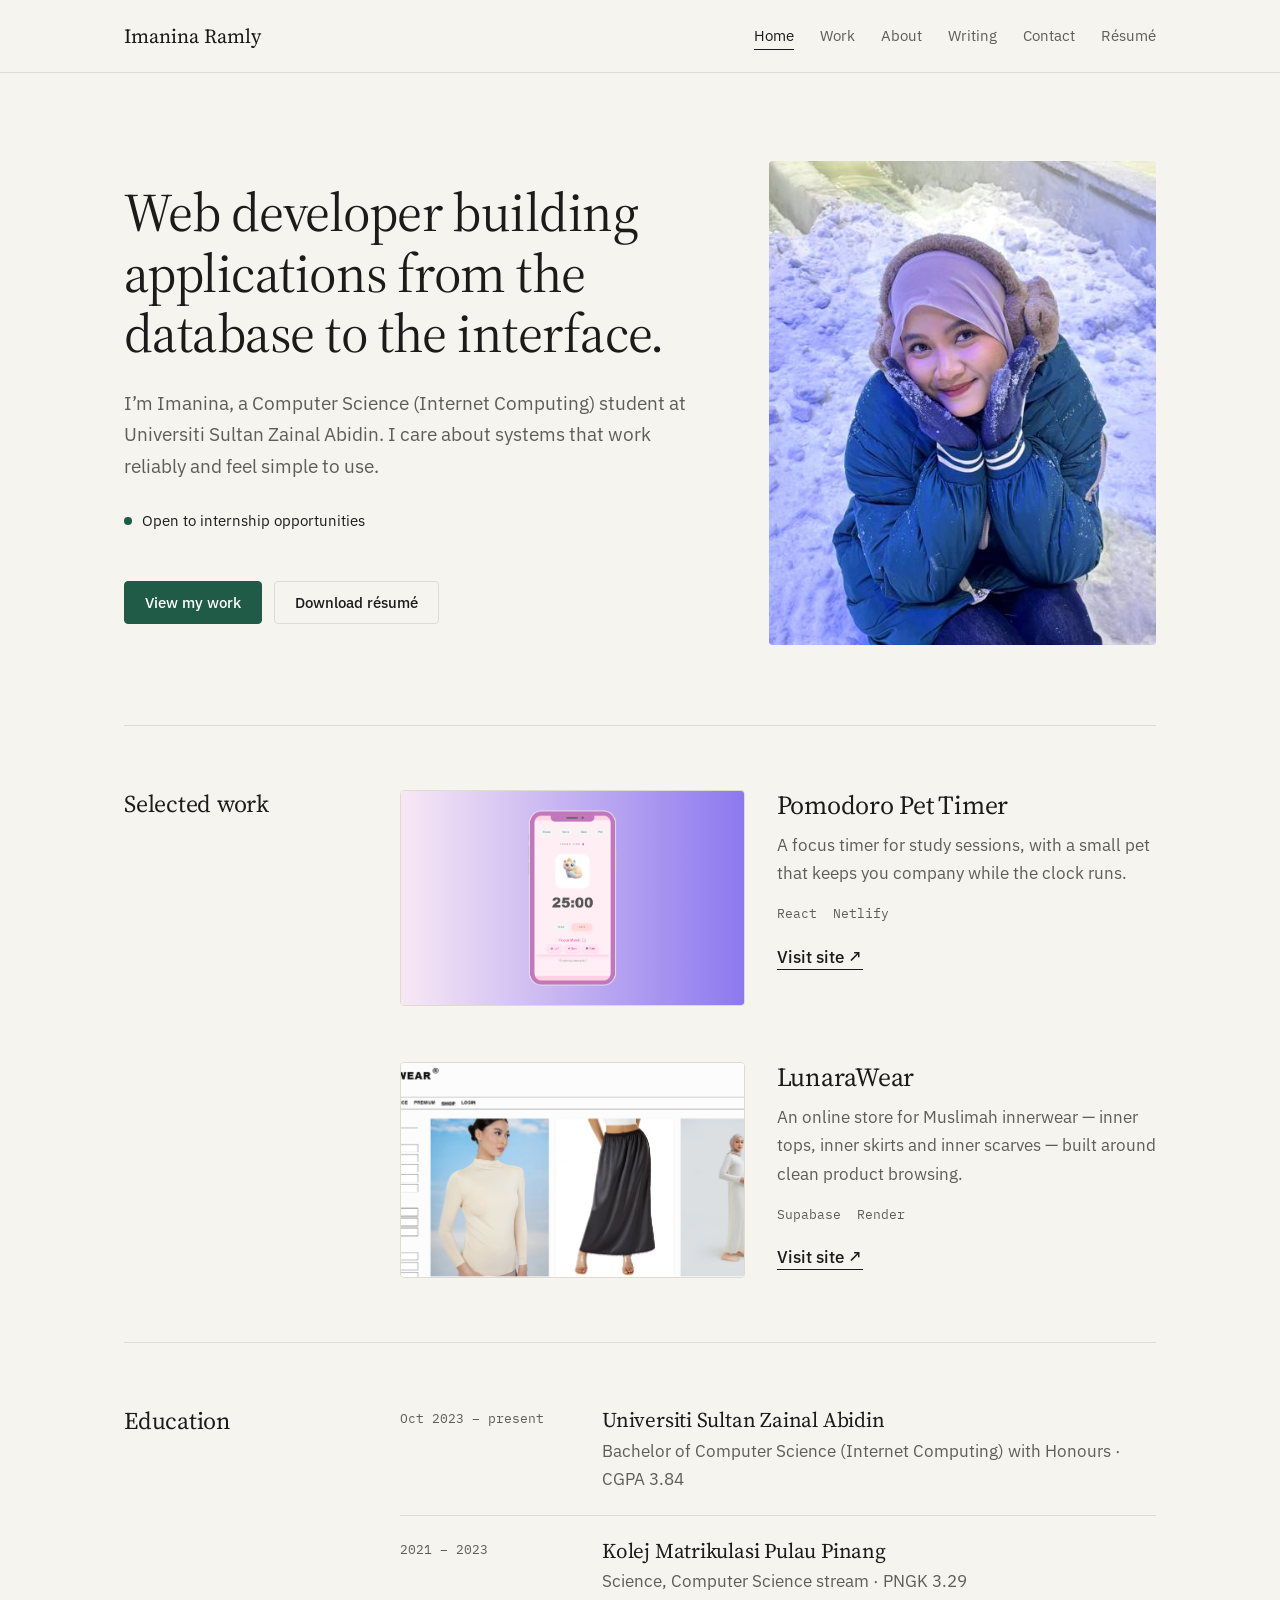
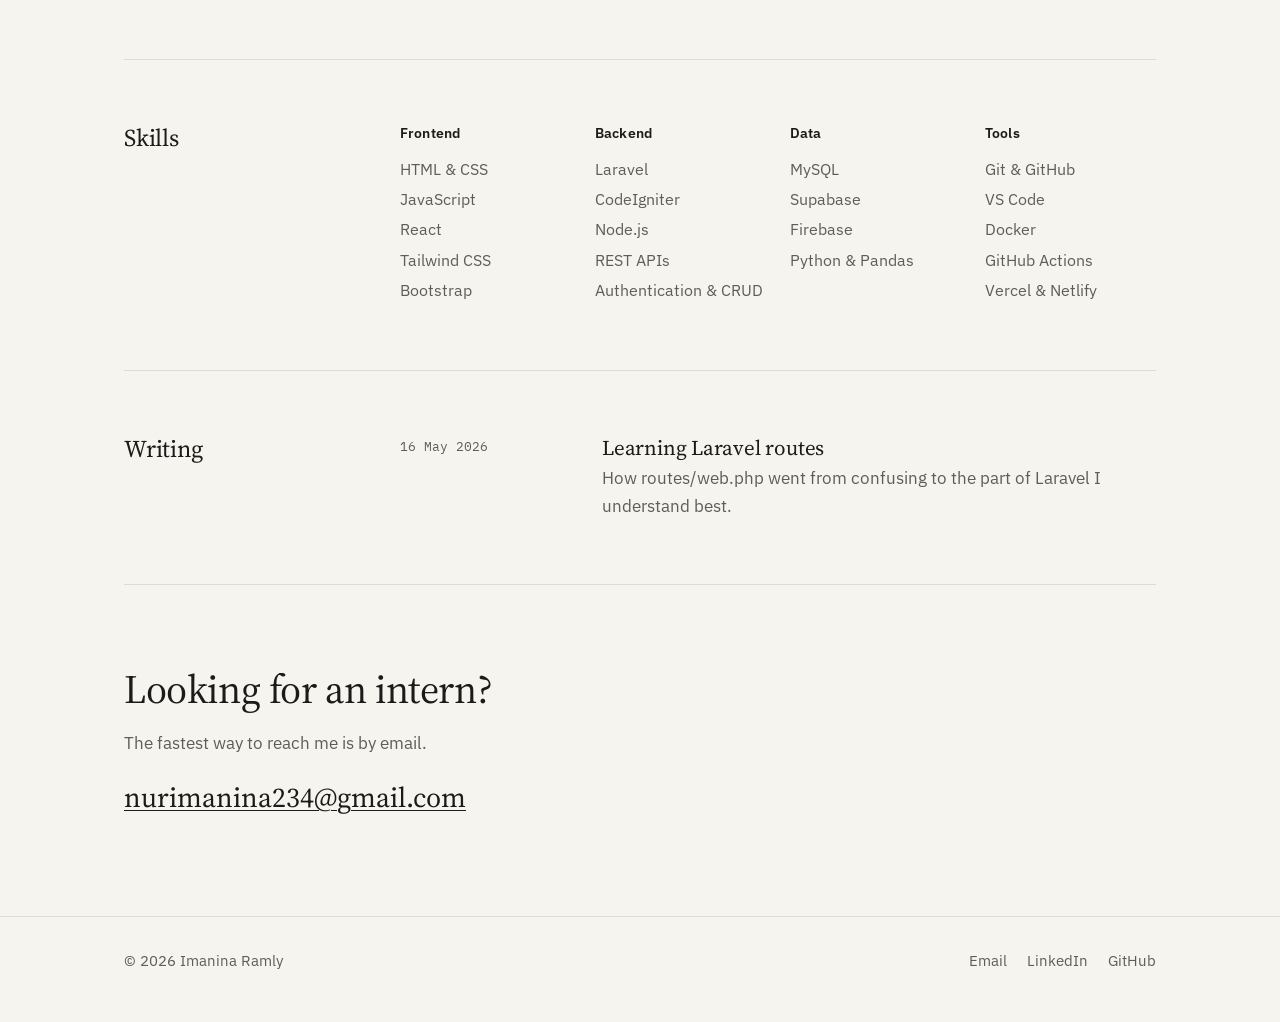
<file: index.html>
<!DOCTYPE html>
<html lang="en">
<head>
<meta charset="utf-8"/>
<meta name="viewport" content="width=device-width, initial-scale=1"/>
<title>Imanina Ramly — Web Developer</title>
<meta name="description" content="Imanina Ramly is a Computer Science (Internet Computing) student at UniSZA who builds web applications end to end."/>
<link rel="preconnect" href="https://fonts.googleapis.com"/>
<link rel="preconnect" href="https://fonts.gstatic.com" crossorigin/>
<link href="https://fonts.googleapis.com/css2?family=IBM+Plex+Mono&family=IBM+Plex+Sans:wght@400;500;600&family=Source+Serif+4:opsz,wght@8..60,400;8..60,600&display=swap" rel="stylesheet"/>
<link rel="stylesheet" href="assets/site.css"/>
</head>
<body>
<a class="skip" href="#main">Skip to content</a>
<header class="site-header">
  <div class="wrap">
    <a class="brand" href="index.html">Imanina Ramly</a>
    <nav class="nav" aria-label="Main"><a href="index.html" aria-current="page">Home</a><a href="projects.html">Work</a><a href="about.html">About</a><a href="blog.html">Writing</a><a href="contact.html">Contact</a><a href="assets/NUR%20IMANINA%20RESUME.pdf" download="NUR_IMANINA_RESUME.pdf">Résumé</a></nav>
  </div>
</header>
<main id="main">
  <div class="wrap">
    <section class="hero" aria-labelledby="intro">
      <div>
        <h1 id="intro">Web developer building applications from the database to the interface.</h1>
        <p class="lead">I’m Imanina, a Computer Science (Internet Computing) student at Universiti Sultan Zainal Abidin. I care about systems that work reliably and feel simple to use.</p>
        <p class="status">Open to internship opportunities</p>
        <div class="actions">
          <a class="btn" href="projects.html">View my work</a>
          <a class="btn ghost" href="assets/NUR%20IMANINA%20RESUME.pdf" download="NUR_IMANINA_RESUME.pdf">Download résumé</a>
        </div>
      </div>
      <figure class="portrait"><img src="assets/img1.jpeg" alt="Portrait of Imanina Ramly" width="810" height="1080"/></figure>
    </section>

    <section class="section split" aria-labelledby="work">
      <h2 id="work">Selected work</h2>
      <div class="work">
      <article class="work-item">
        <a class="shot" href="https://pomodoro-pet-timer.netlify.app" rel="noopener noreferrer" tabindex="-1" aria-hidden="true"><img src="assets/project1cover.png" alt="" loading="lazy" width="1200" height="750"/></a>
        <div>
          <h3>Pomodoro Pet Timer</h3>
          <p>A focus timer for study sessions, with a small pet that keeps you company while the clock runs.</p>
          <ul class="meta" aria-label="Built with"><li>React</li><li>Netlify</li></ul>
          <a class="link" href="https://pomodoro-pet-timer.netlify.app" rel="noopener noreferrer">Visit site ↗</a>
        </div>
      </article>
      <article class="work-item">
        <a class="shot" href="https://lunarawear.onrender.com" rel="noopener noreferrer" tabindex="-1" aria-hidden="true"><img src="assets/project2cover.png" alt="" loading="lazy" width="1200" height="750"/></a>
        <div>
          <h3>LunaraWear</h3>
          <p>An online store for Muslimah innerwear — inner tops, inner skirts and inner scarves — built around clean product browsing.</p>
          <ul class="meta" aria-label="Built with"><li>Supabase</li><li>Render</li></ul>
          <a class="link" href="https://lunarawear.onrender.com" rel="noopener noreferrer">Visit site ↗</a>
        </div>
      </article>
      </div>
    </section>

    <section class="section split" aria-labelledby="edu">
      <h2 id="edu">Education</h2>
      <div class="rows">
        <div class="row">
          <p class="when">Oct 2023 – present</p>
          <div>
            <h3>Universiti Sultan Zainal Abidin</h3>
            <p>Bachelor of Computer Science (Internet Computing) with Honours · CGPA 3.84</p>
          </div>
        </div>
        <div class="row">
          <p class="when">2021 – 2023</p>
          <div>
            <h3>Kolej Matrikulasi Pulau Pinang</h3>
            <p>Science, Computer Science stream · PNGK 3.29</p>
          </div>
        </div>
      </div>
    </section>

    <section class="section split" aria-labelledby="skills">
      <h2 id="skills">Skills</h2>
      <div class="skills">
        <div><h3>Frontend</h3><ul><li>HTML &amp; CSS</li><li>JavaScript</li><li>React</li><li>Tailwind CSS</li><li>Bootstrap</li></ul></div>
        <div><h3>Backend</h3><ul><li>Laravel</li><li>CodeIgniter</li><li>Node.js</li><li>REST APIs</li><li>Authentication &amp; CRUD</li></ul></div>
        <div><h3>Data</h3><ul><li>MySQL</li><li>Supabase</li><li>Firebase</li><li>Python &amp; Pandas</li></ul></div>
        <div><h3>Tools</h3><ul><li>Git &amp; GitHub</li><li>VS Code</li><li>Docker</li><li>GitHub Actions</li><li>Vercel &amp; Netlify</li></ul></div>
      </div>
    </section>

    <section class="section split" aria-labelledby="writing">
      <h2 id="writing">Writing</h2>
      <div class="rows">
        <a class="row title" href="blog-laravel-routes.html">
          <p class="when">16 May 2026</p>
          <div><h3>Learning Laravel routes</h3><p>How routes/web.php went from confusing to the part of Laravel I understand best.</p></div>
        </a>
      </div>
    </section>

    <section class="cta" aria-labelledby="hire">
      <h2 id="hire">Looking for an intern?</h2>
      <p class="muted">The fastest way to reach me is by email.</p>
      <a class="email" href="mailto:nurimanina234@gmail.com">nurimanina234@gmail.com</a>
    </section>
  </div>
</main>
<footer class="site-footer">
  <div class="wrap">
    <span>© 2026 Imanina Ramly</span>
    <nav aria-label="Elsewhere">
      <a href="mailto:nurimanina234@gmail.com">Email</a>
      <a href="https://www.linkedin.com/in/imaninaramly" rel="noopener noreferrer">LinkedIn</a>
      <a href="https://github.com/imaninaramly" rel="noopener noreferrer">GitHub</a>
    </nav>
  </div>
</footer>
</body>
</html>
</file>
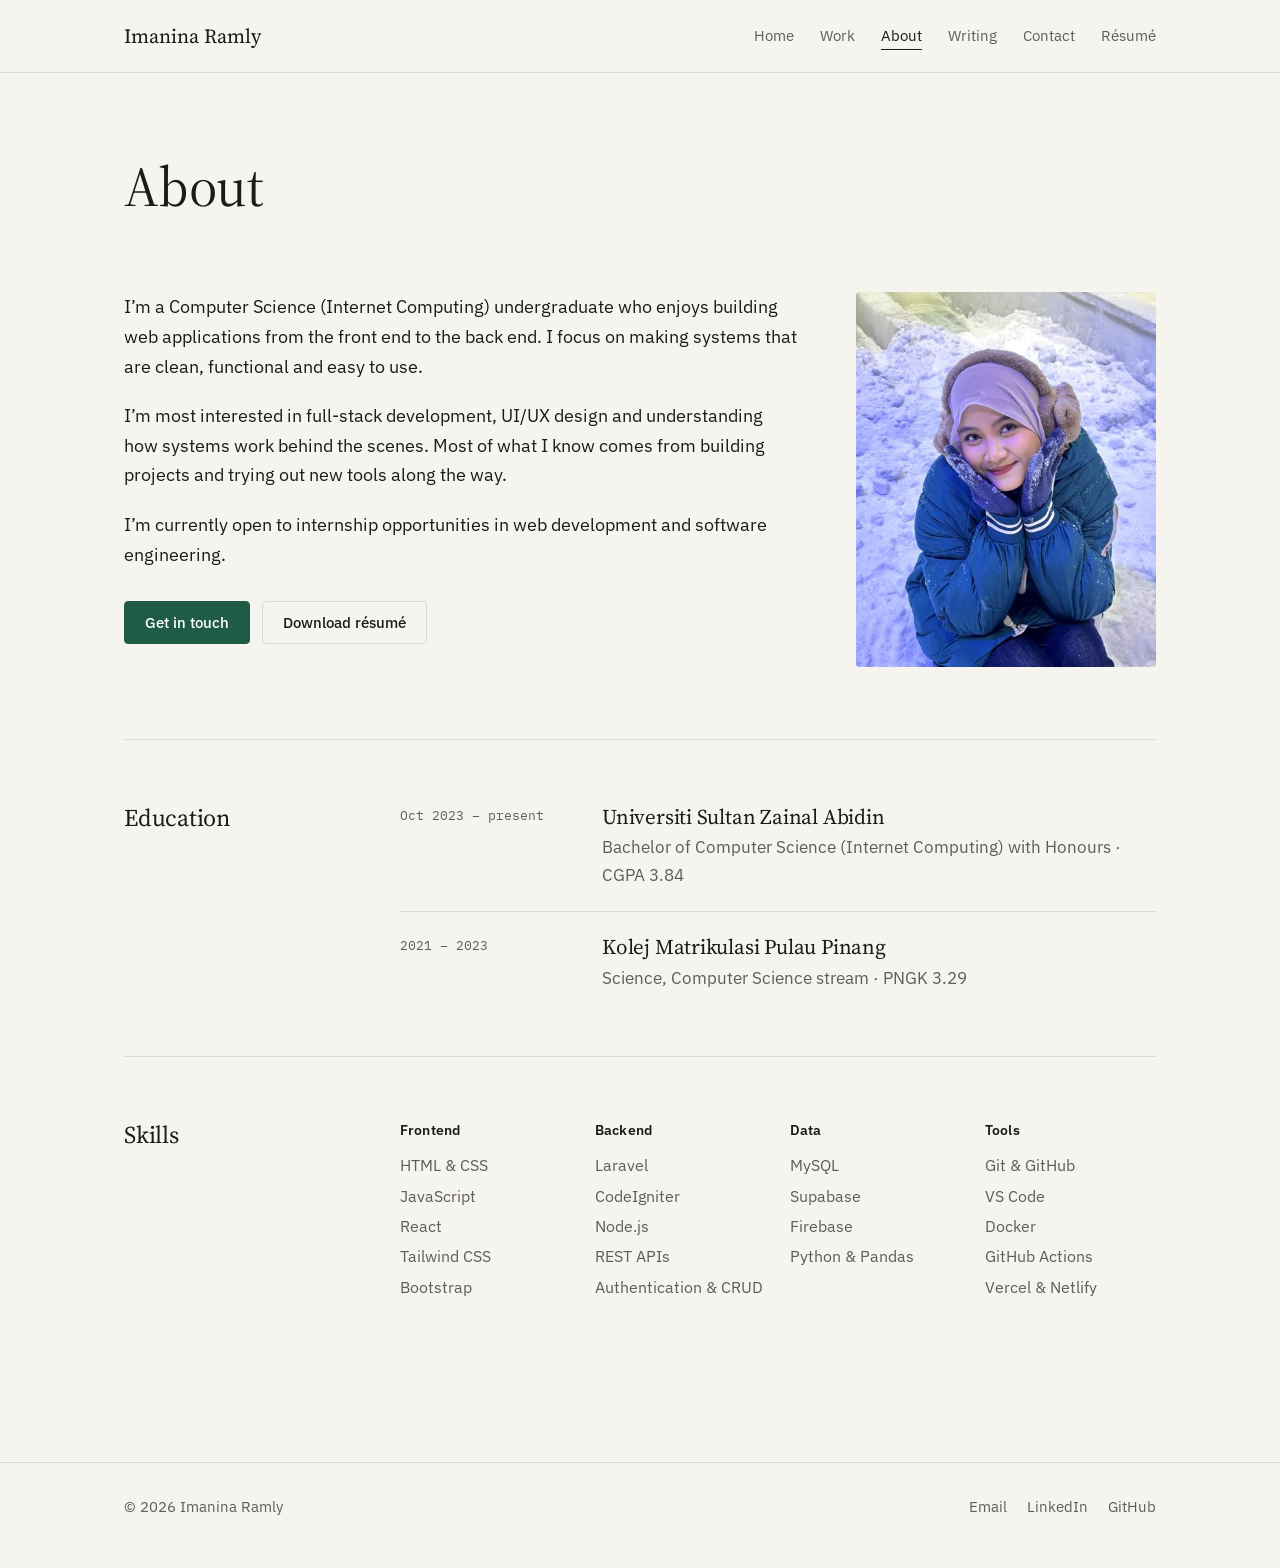
<file: about.html>
<!DOCTYPE html>
<html lang="en">
<head>
<meta charset="utf-8"/>
<meta name="viewport" content="width=device-width, initial-scale=1"/>
<title>About — Imanina Ramly</title>
<meta name="description" content="About Imanina Ramly: background, education and skills."/>
<link rel="preconnect" href="https://fonts.googleapis.com"/>
<link rel="preconnect" href="https://fonts.gstatic.com" crossorigin/>
<link href="https://fonts.googleapis.com/css2?family=IBM+Plex+Mono&family=IBM+Plex+Sans:wght@400;500;600&family=Source+Serif+4:opsz,wght@8..60,400;8..60,600&display=swap" rel="stylesheet"/>
<link rel="stylesheet" href="assets/site.css"/>
</head>
<body>
<a class="skip" href="#main">Skip to content</a>
<header class="site-header">
  <div class="wrap">
    <a class="brand" href="index.html">Imanina Ramly</a>
    <nav class="nav" aria-label="Main"><a href="index.html">Home</a><a href="projects.html">Work</a><a href="about.html" aria-current="page">About</a><a href="blog.html">Writing</a><a href="contact.html">Contact</a><a href="assets/NUR%20IMANINA%20RESUME.pdf" download="NUR_IMANINA_RESUME.pdf">Résumé</a></nav>
  </div>
</header>
<main id="main">
  <div class="wrap">
    <header class="page-head">
      <h1>About</h1>
    </header>
    <div class="about-grid">
      <div class="prose">
        <p>I’m a Computer Science (Internet Computing) undergraduate who enjoys building web applications from the front end to the back end. I focus on making systems that are clean, functional and easy to use.</p>
        <p>I’m most interested in full-stack development, UI/UX design and understanding how systems work behind the scenes. Most of what I know comes from building projects and trying out new tools along the way.</p>
        <p>I’m currently open to internship opportunities in web development and software engineering.</p>
        <div class="actions">
          <a class="btn" href="contact.html">Get in touch</a>
          <a class="btn ghost" href="assets/NUR%20IMANINA%20RESUME.pdf" download="NUR_IMANINA_RESUME.pdf">Download résumé</a>
        </div>
      </div>
      <figure class="portrait"><img src="assets/img1.jpeg" alt="Portrait of Imanina Ramly" width="810" height="1080"/></figure>
    </div>

    <section class="section split" aria-labelledby="edu" style="margin-top:72px">
      <h2 id="edu">Education</h2>
      <div class="rows">
        <div class="row">
          <p class="when">Oct 2023 – present</p>
          <div>
            <h3>Universiti Sultan Zainal Abidin</h3>
            <p>Bachelor of Computer Science (Internet Computing) with Honours · CGPA 3.84</p>
          </div>
        </div>
        <div class="row">
          <p class="when">2021 – 2023</p>
          <div>
            <h3>Kolej Matrikulasi Pulau Pinang</h3>
            <p>Science, Computer Science stream · PNGK 3.29</p>
          </div>
        </div>
      </div>
    </section>

    <section class="section split" aria-labelledby="skills">
      <h2 id="skills">Skills</h2>
      <div class="skills">
        <div><h3>Frontend</h3><ul><li>HTML &amp; CSS</li><li>JavaScript</li><li>React</li><li>Tailwind CSS</li><li>Bootstrap</li></ul></div>
        <div><h3>Backend</h3><ul><li>Laravel</li><li>CodeIgniter</li><li>Node.js</li><li>REST APIs</li><li>Authentication &amp; CRUD</li></ul></div>
        <div><h3>Data</h3><ul><li>MySQL</li><li>Supabase</li><li>Firebase</li><li>Python &amp; Pandas</li></ul></div>
        <div><h3>Tools</h3><ul><li>Git &amp; GitHub</li><li>VS Code</li><li>Docker</li><li>GitHub Actions</li><li>Vercel &amp; Netlify</li></ul></div>
      </div>
    </section>
  </div>
</main>
<footer class="site-footer">
  <div class="wrap">
    <span>© 2026 Imanina Ramly</span>
    <nav aria-label="Elsewhere">
      <a href="mailto:nurimanina234@gmail.com">Email</a>
      <a href="https://www.linkedin.com/in/imaninaramly" rel="noopener noreferrer">LinkedIn</a>
      <a href="https://github.com/imaninaramly" rel="noopener noreferrer">GitHub</a>
    </nav>
  </div>
</footer>
</body>
</html>
</file>
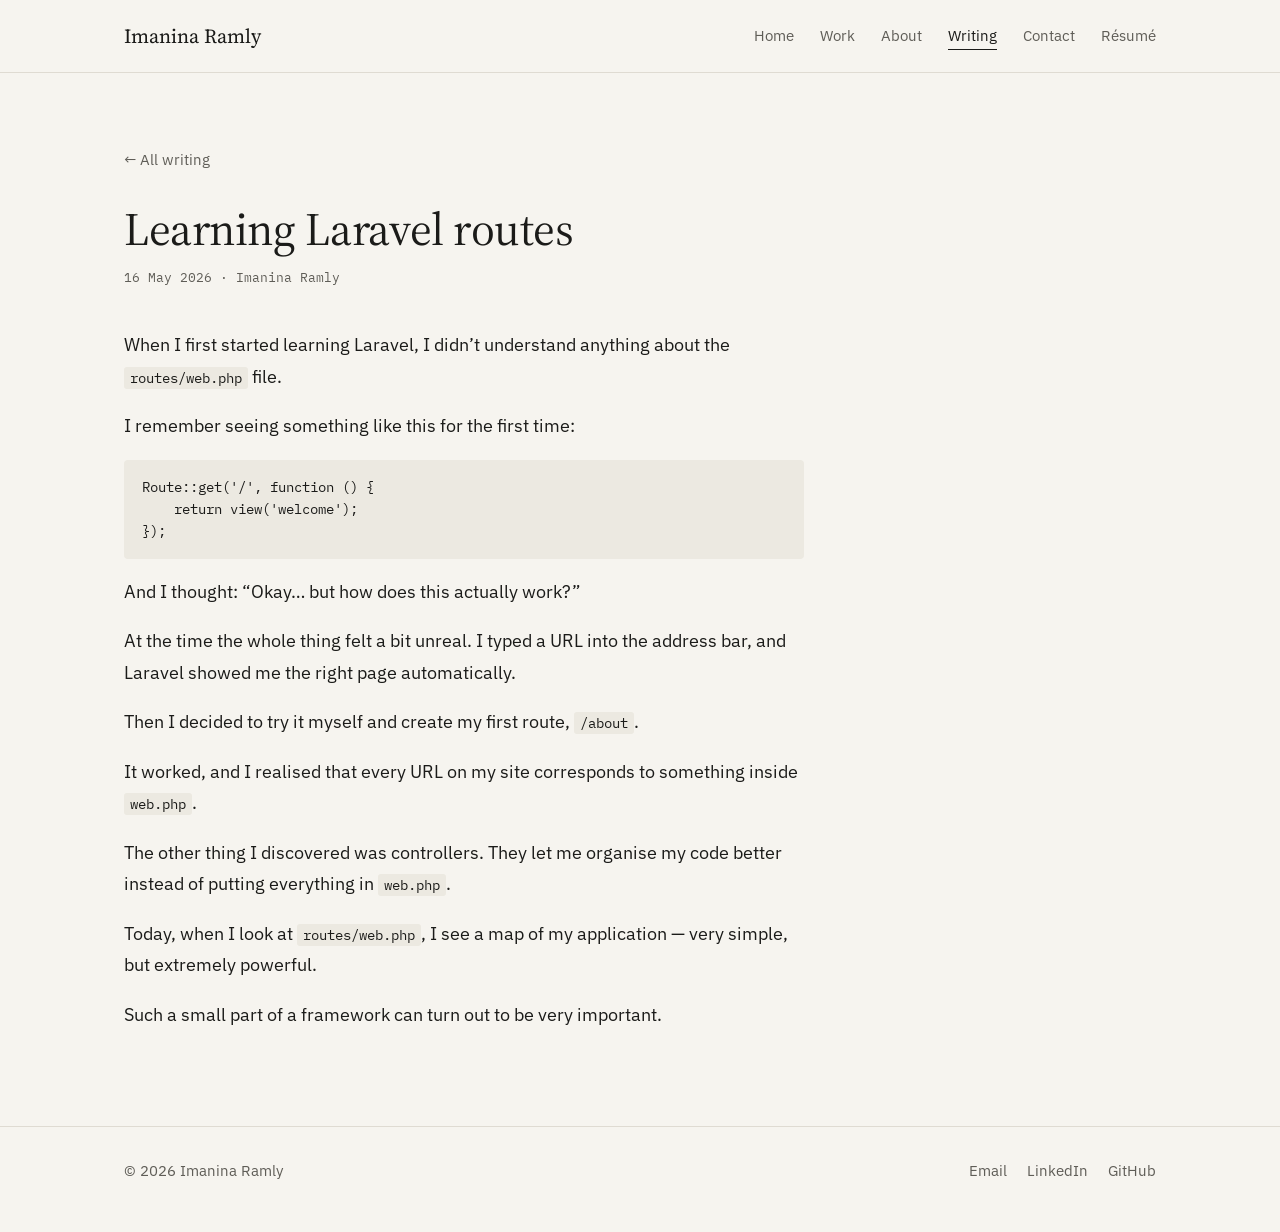
<file: blog-laravel-routes.html>
<!DOCTYPE html>
<html lang="en">
<head>
<meta charset="utf-8"/>
<meta name="viewport" content="width=device-width, initial-scale=1"/>
<title>Learning Laravel routes — Imanina Ramly</title>
<meta name="description" content="How routes/web.php went from confusing to the part of Laravel I understand best."/>
<link rel="preconnect" href="https://fonts.googleapis.com"/>
<link rel="preconnect" href="https://fonts.gstatic.com" crossorigin/>
<link href="https://fonts.googleapis.com/css2?family=IBM+Plex+Mono&family=IBM+Plex+Sans:wght@400;500;600&family=Source+Serif+4:opsz,wght@8..60,400;8..60,600&display=swap" rel="stylesheet"/>
<link rel="stylesheet" href="assets/site.css"/>
</head>
<body>
<a class="skip" href="#main">Skip to content</a>
<header class="site-header">
  <div class="wrap">
    <a class="brand" href="index.html">Imanina Ramly</a>
    <nav class="nav" aria-label="Main"><a href="index.html">Home</a><a href="projects.html">Work</a><a href="about.html">About</a><a href="blog.html" aria-current="page">Writing</a><a href="contact.html">Contact</a><a href="assets/NUR%20IMANINA%20RESUME.pdf" download="NUR_IMANINA_RESUME.pdf">Résumé</a></nav>
  </div>
</header>
<main id="main">
  <div class="wrap">
    <article class="article">
      <a class="back" href="blog.html">← All writing</a>
      <h1>Learning Laravel routes</h1>
      <p class="byline">16 May 2026 · Imanina Ramly</p>
      <p>When I first started learning Laravel, I didn’t understand anything about the <code>routes/web.php</code> file.</p>
      <p>I remember seeing something like this for the first time:</p>
      <pre><code>Route::get('/', function () {
    return view('welcome');
});</code></pre>
      <p>And I thought: “Okay… but how does this actually work?”</p>
      <p>At the time the whole thing felt a bit unreal. I typed a URL into the address bar, and Laravel showed me the right page automatically.</p>
      <p>Then I decided to try it myself and create my first route, <code>/about</code>.</p>
      <p>It worked, and I realised that every URL on my site corresponds to something inside <code>web.php</code>.</p>
      <p>The other thing I discovered was controllers. They let me organise my code better instead of putting everything in <code>web.php</code>.</p>
      <p>Today, when I look at <code>routes/web.php</code>, I see a map of my application — very simple, but extremely powerful.</p>
      <p>Such a small part of a framework can turn out to be very important.</p>
    </article>
  </div>
</main>
<footer class="site-footer">
  <div class="wrap">
    <span>© 2026 Imanina Ramly</span>
    <nav aria-label="Elsewhere">
      <a href="mailto:nurimanina234@gmail.com">Email</a>
      <a href="https://www.linkedin.com/in/imaninaramly" rel="noopener noreferrer">LinkedIn</a>
      <a href="https://github.com/imaninaramly" rel="noopener noreferrer">GitHub</a>
    </nav>
  </div>
</footer>
</body>
</html>
</file>
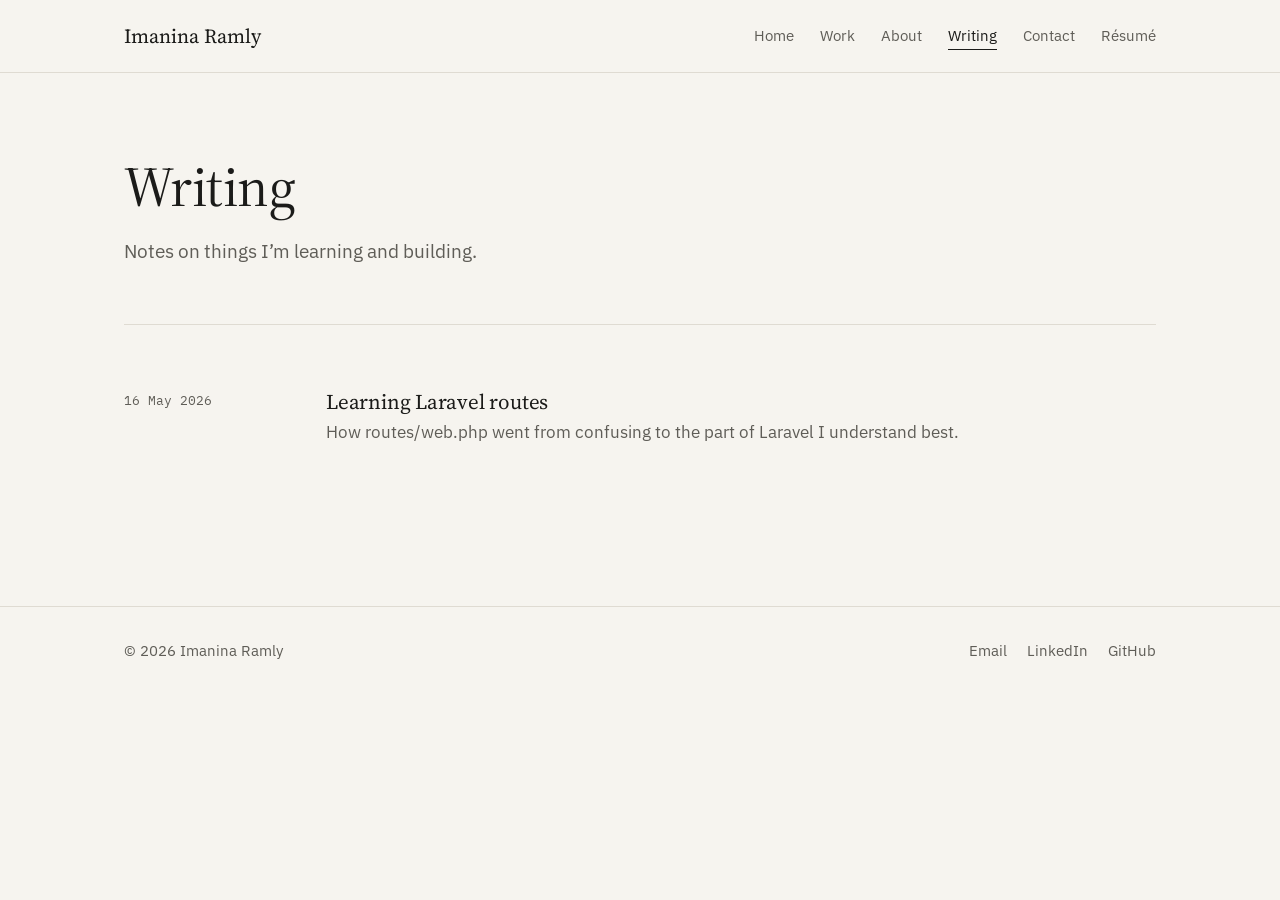
<file: blog.html>
<!DOCTYPE html>
<html lang="en">
<head>
<meta charset="utf-8"/>
<meta name="viewport" content="width=device-width, initial-scale=1"/>
<title>Writing — Imanina Ramly</title>
<meta name="description" content="Notes on what Imanina Ramly is learning and building."/>
<link rel="preconnect" href="https://fonts.googleapis.com"/>
<link rel="preconnect" href="https://fonts.gstatic.com" crossorigin/>
<link href="https://fonts.googleapis.com/css2?family=IBM+Plex+Mono&family=IBM+Plex+Sans:wght@400;500;600&family=Source+Serif+4:opsz,wght@8..60,400;8..60,600&display=swap" rel="stylesheet"/>
<link rel="stylesheet" href="assets/site.css"/>
</head>
<body>
<a class="skip" href="#main">Skip to content</a>
<header class="site-header">
  <div class="wrap">
    <a class="brand" href="index.html">Imanina Ramly</a>
    <nav class="nav" aria-label="Main"><a href="index.html">Home</a><a href="projects.html">Work</a><a href="about.html">About</a><a href="blog.html" aria-current="page">Writing</a><a href="contact.html">Contact</a><a href="assets/NUR%20IMANINA%20RESUME.pdf" download="NUR_IMANINA_RESUME.pdf">Résumé</a></nav>
  </div>
</header>
<main id="main">
  <div class="wrap">
    <header class="page-head">
      <h1>Writing</h1>
      <p>Notes on things I’m learning and building.</p>
    </header>
    <section class="section" aria-label="Posts">
      <div class="rows">
        <a class="row title" href="blog-laravel-routes.html">
          <p class="when">16 May 2026</p>
          <div><h3>Learning Laravel routes</h3><p>How routes/web.php went from confusing to the part of Laravel I understand best.</p></div>
        </a>
      </div>
    </section>
  </div>
</main>
<footer class="site-footer">
  <div class="wrap">
    <span>© 2026 Imanina Ramly</span>
    <nav aria-label="Elsewhere">
      <a href="mailto:nurimanina234@gmail.com">Email</a>
      <a href="https://www.linkedin.com/in/imaninaramly" rel="noopener noreferrer">LinkedIn</a>
      <a href="https://github.com/imaninaramly" rel="noopener noreferrer">GitHub</a>
    </nav>
  </div>
</footer>
</body>
</html>
</file>
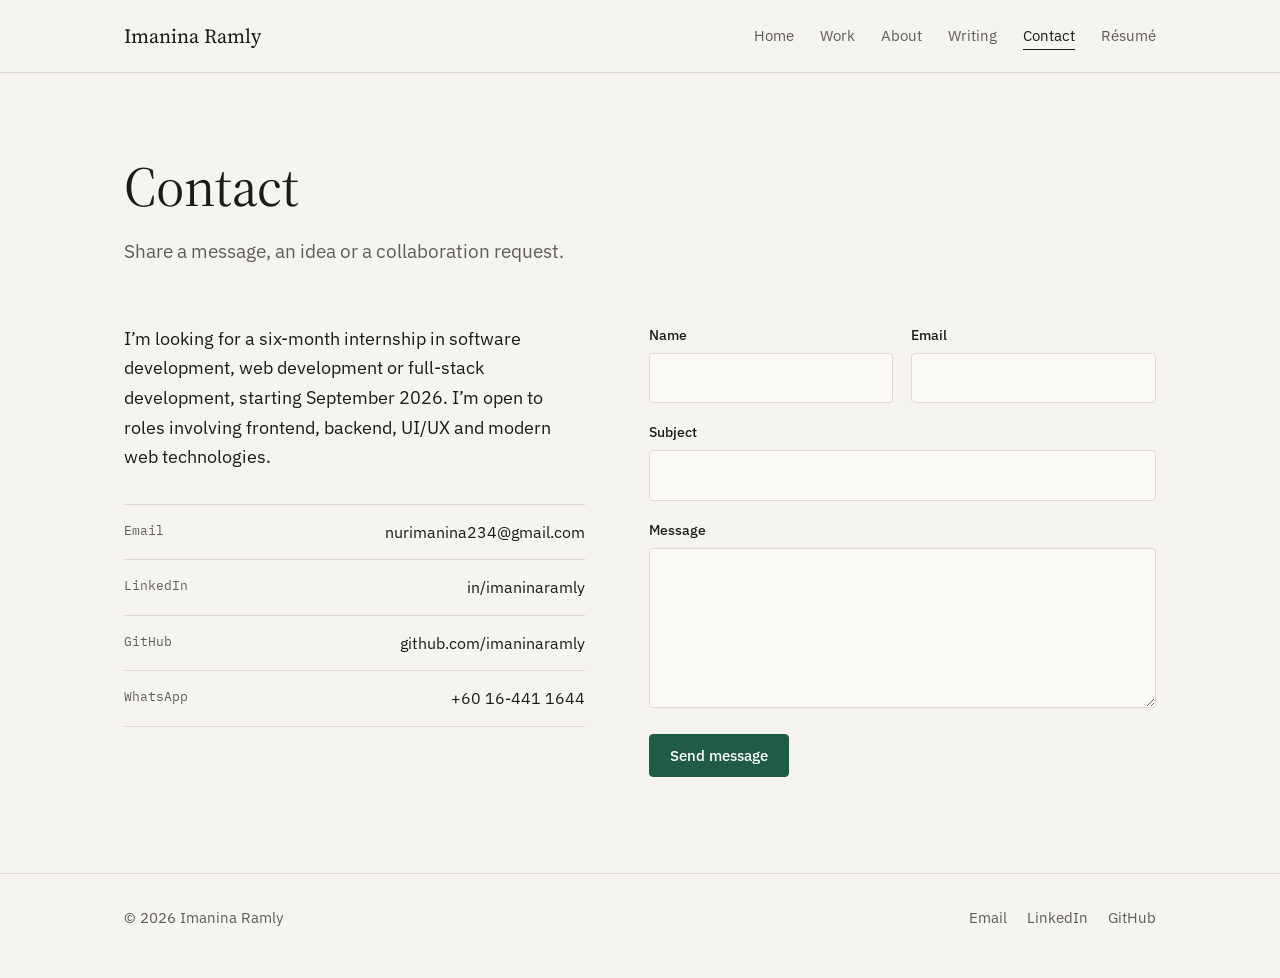
<file: contact.html>
<!DOCTYPE html>
<html lang="en">
<head>
<meta charset="utf-8"/>
<meta name="viewport" content="width=device-width, initial-scale=1"/>
<title>Contact — Imanina Ramly</title>
<meta name="description" content="Get in touch with Imanina Ramly."/>
<link rel="preconnect" href="https://fonts.googleapis.com"/>
<link rel="preconnect" href="https://fonts.gstatic.com" crossorigin/>
<link href="https://fonts.googleapis.com/css2?family=IBM+Plex+Mono&family=IBM+Plex+Sans:wght@400;500;600&family=Source+Serif+4:opsz,wght@8..60,400;8..60,600&display=swap" rel="stylesheet"/>
<link rel="stylesheet" href="assets/site.css"/>
</head>
<body>
<a class="skip" href="#main">Skip to content</a>
<header class="site-header">
  <div class="wrap">
    <a class="brand" href="index.html">Imanina Ramly</a>
    <nav class="nav" aria-label="Main"><a href="index.html">Home</a><a href="projects.html">Work</a><a href="about.html">About</a><a href="blog.html">Writing</a><a href="contact.html" aria-current="page">Contact</a><a href="assets/NUR%20IMANINA%20RESUME.pdf" download="NUR_IMANINA_RESUME.pdf">Résumé</a></nav>
  </div>
</header>
<main id="main">
  <div class="wrap">
    <header class="page-head">
      <h1>Contact</h1>
      <p>Share a message, an idea or a collaboration request.</p>
    </header>
    <div class="contact-grid">
      <div class="prose">
        <p>I’m looking for a six-month internship in software development, web development or full-stack development, starting September 2026. I’m open to roles involving frontend, backend, UI/UX and modern web technologies.</p>
        <ul class="channels">
          <li><span>Email</span><a href="mailto:nurimanina234@gmail.com">nurimanina234@gmail.com</a></li>
          <li><span>LinkedIn</span><a href="https://www.linkedin.com/in/imaninaramly" rel="noopener noreferrer">in/imaninaramly</a></li>
          <li><span>GitHub</span><a href="https://github.com/imaninaramly" rel="noopener noreferrer">github.com/imaninaramly</a></li>
          <li><span>WhatsApp</span><a href="https://wa.me/60164411644" rel="noopener noreferrer">+60 16-441 1644</a></li>
        </ul>
      </div>
      <form action="https://formspree.io/f/xpqbgnop" method="POST">
        <div class="form-row">
          <div><label for="name">Name</label><input id="name" name="name" autocomplete="name" required/></div>
          <div><label for="email">Email</label><input id="email" name="email" type="email" autocomplete="email" required/></div>
        </div>
        <div><label for="subject">Subject</label><input id="subject" name="subject"/></div>
        <div><label for="message">Message</label><textarea id="message" name="message" required></textarea></div>
        <div><button class="btn" type="submit">Send message</button></div>
      </form>
    </div>
  </div>
</main>
<footer class="site-footer">
  <div class="wrap">
    <span>© 2026 Imanina Ramly</span>
    <nav aria-label="Elsewhere">
      <a href="mailto:nurimanina234@gmail.com">Email</a>
      <a href="https://www.linkedin.com/in/imaninaramly" rel="noopener noreferrer">LinkedIn</a>
      <a href="https://github.com/imaninaramly" rel="noopener noreferrer">GitHub</a>
    </nav>
  </div>
</footer>
</body>
</html>
</file>
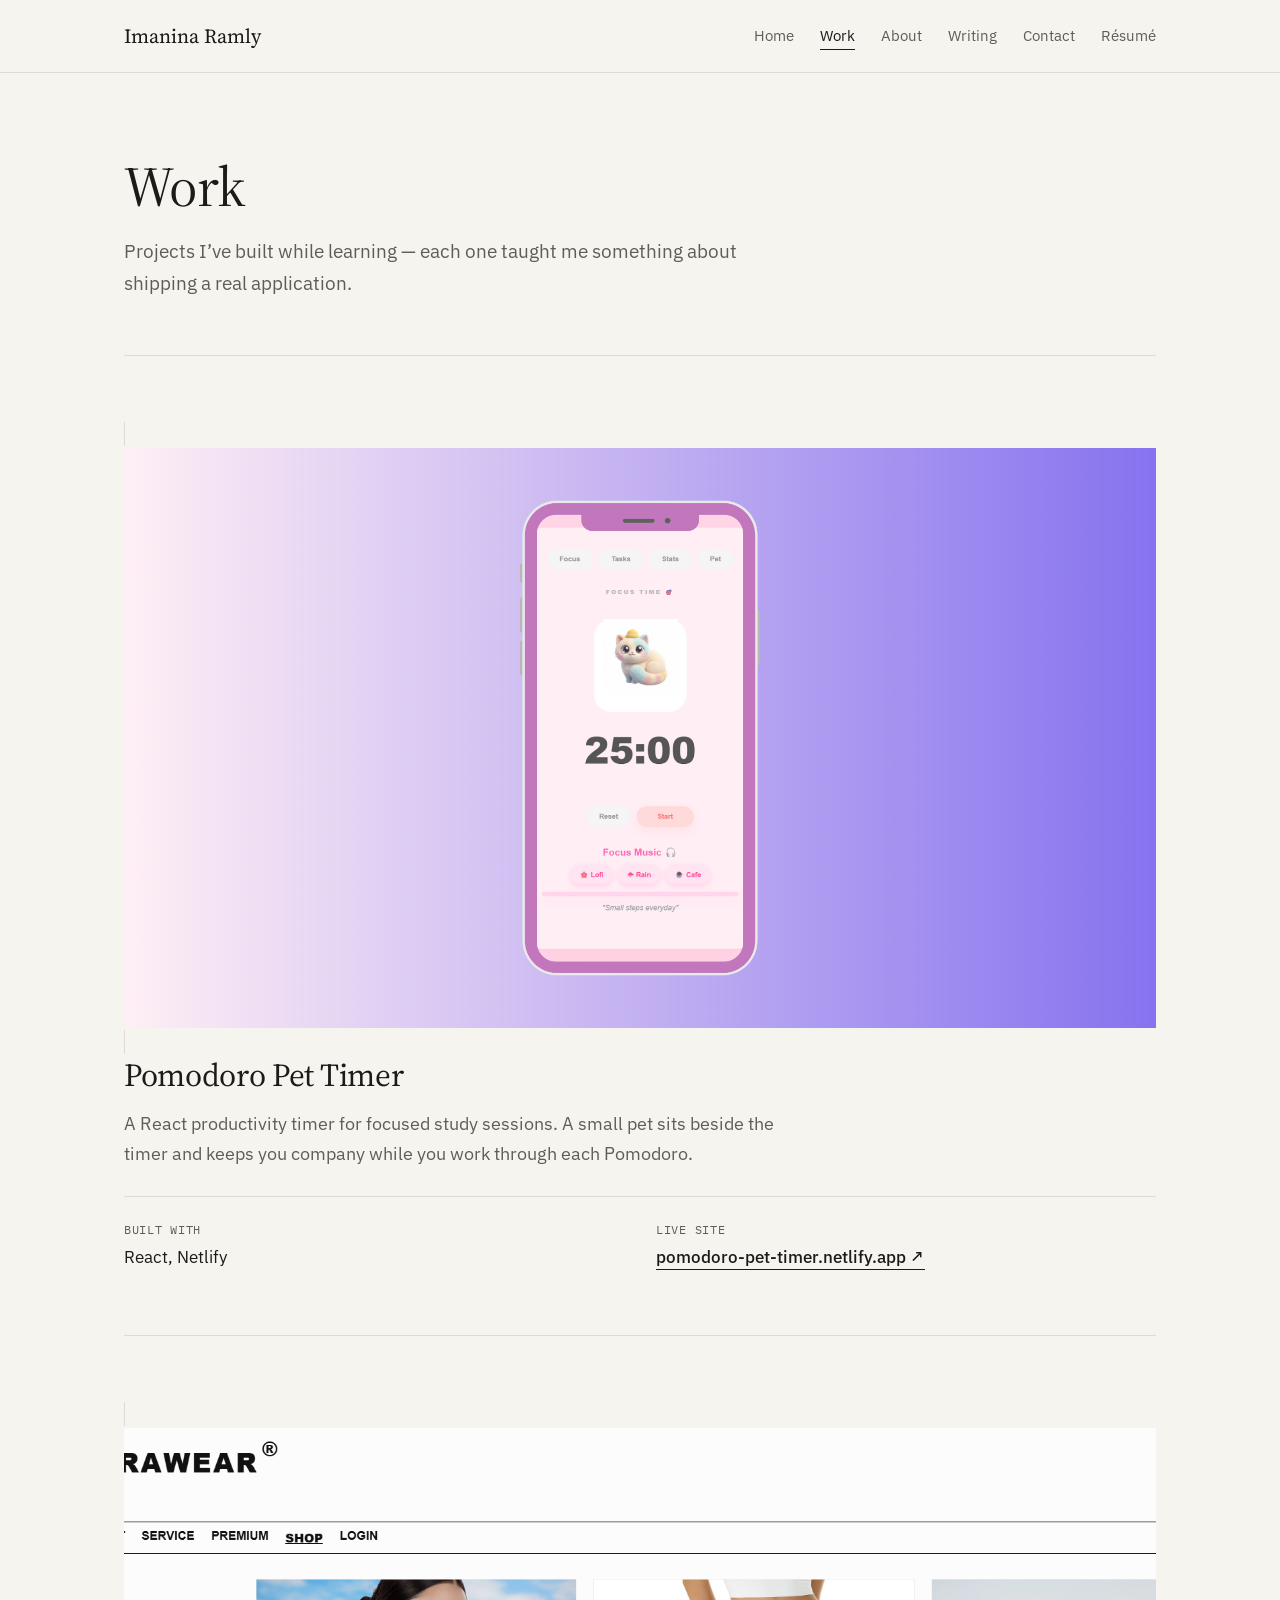
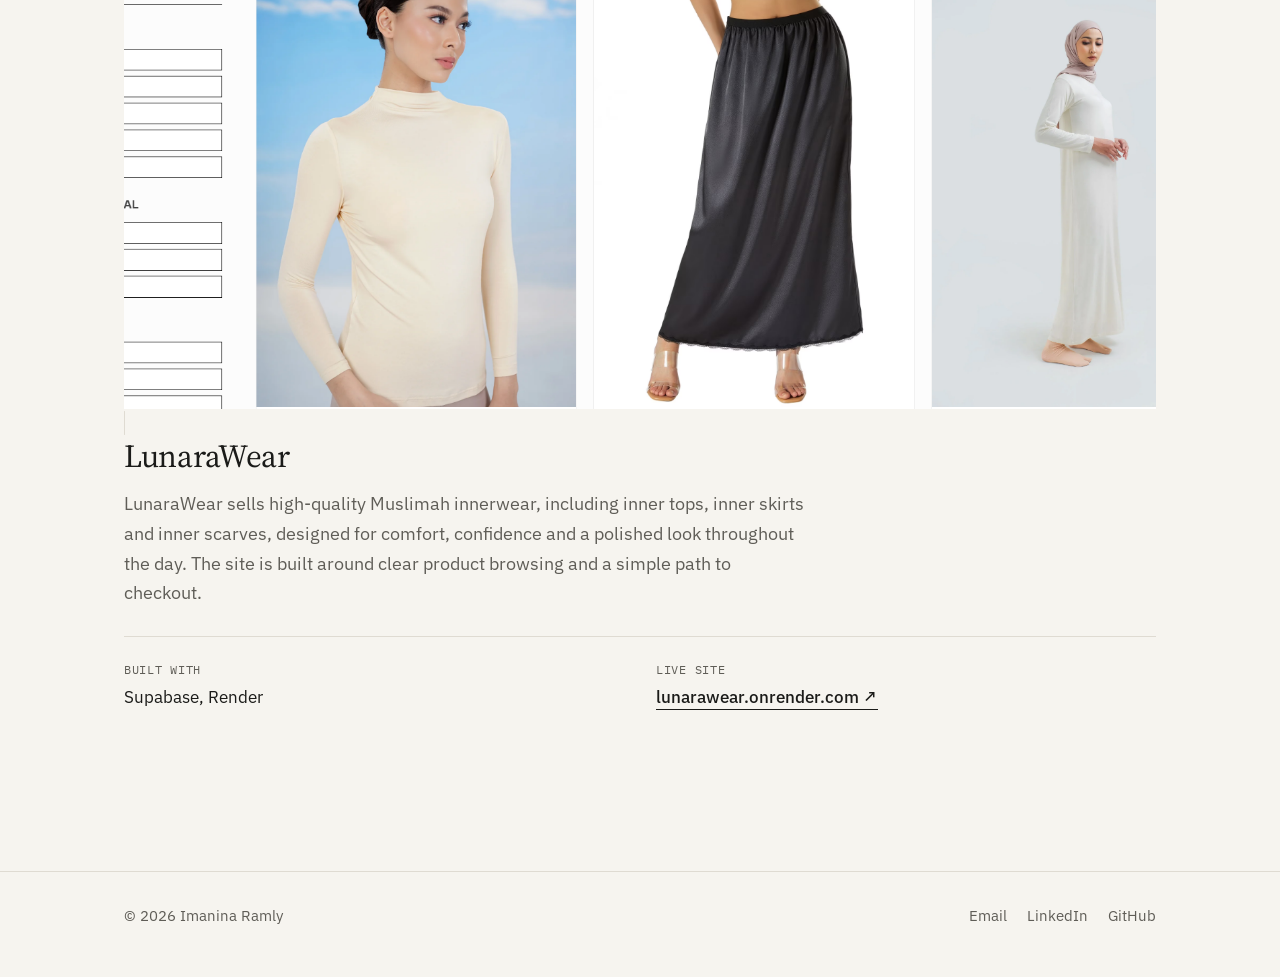
<file: projects.html>
<!DOCTYPE html>
<html lang="en">
<head>
<meta charset="utf-8"/>
<meta name="viewport" content="width=device-width, initial-scale=1"/>
<title>Work — Imanina Ramly</title>
<meta name="description" content="Projects built by Imanina Ramly."/>
<link rel="preconnect" href="https://fonts.googleapis.com"/>
<link rel="preconnect" href="https://fonts.gstatic.com" crossorigin/>
<link href="https://fonts.googleapis.com/css2?family=IBM+Plex+Mono&family=IBM+Plex+Sans:wght@400;500;600&family=Source+Serif+4:opsz,wght@8..60,400;8..60,600&display=swap" rel="stylesheet"/>
<link rel="stylesheet" href="assets/site.css"/>
</head>
<body>
<a class="skip" href="#main">Skip to content</a>
<header class="site-header">
  <div class="wrap">
    <a class="brand" href="index.html">Imanina Ramly</a>
    <nav class="nav" aria-label="Main"><a href="index.html">Home</a><a href="projects.html" aria-current="page">Work</a><a href="about.html">About</a><a href="blog.html">Writing</a><a href="contact.html">Contact</a><a href="assets/NUR%20IMANINA%20RESUME.pdf" download="NUR_IMANINA_RESUME.pdf">Résumé</a></nav>
  </div>
</header>
<main id="main">
  <div class="wrap">
    <header class="page-head">
      <h1>Work</h1>
      <p>Projects I’ve built while learning — each one taught me something about shipping a real application.</p>
    </header>
    <article class="case" aria-labelledby="p1">
      <a class="shot" href="https://pomodoro-pet-timer.netlify.app" rel="noopener noreferrer" tabindex="-1" aria-hidden="true"><img src="assets/project1cover.png" alt="" loading="lazy" width="1600" height="900"/></a>
      <h2 id="p1">Pomodoro Pet Timer</h2>
      <p class="desc">A React productivity timer for focused study sessions. A small pet sits beside the timer and keeps you company while you work through each Pomodoro.</p>
      <dl class="facts">
        <div><dt>Built with</dt><dd>React, Netlify</dd></div>
        <div><dt>Live site</dt><dd><a class="link" href="https://pomodoro-pet-timer.netlify.app" rel="noopener noreferrer">pomodoro-pet-timer.netlify.app ↗</a></dd></div>
      </dl>
    </article>
    <article class="case" aria-labelledby="p2">
      <a class="shot" href="https://lunarawear.onrender.com" rel="noopener noreferrer" tabindex="-1" aria-hidden="true"><img src="assets/project2cover.png" alt="" loading="lazy" width="1600" height="900"/></a>
      <h2 id="p2">LunaraWear</h2>
      <p class="desc">LunaraWear sells high-quality Muslimah innerwear, including inner tops, inner skirts and inner scarves, designed for comfort, confidence and a polished look throughout the day. The site is built around clear product browsing and a simple path to checkout.</p>
      <dl class="facts">
        <div><dt>Built with</dt><dd>Supabase, Render</dd></div>
        <div><dt>Live site</dt><dd><a class="link" href="https://lunarawear.onrender.com" rel="noopener noreferrer">lunarawear.onrender.com ↗</a></dd></div>
      </dl>
    </article>
  </div>
</main>
<footer class="site-footer">
  <div class="wrap">
    <span>© 2026 Imanina Ramly</span>
    <nav aria-label="Elsewhere">
      <a href="mailto:nurimanina234@gmail.com">Email</a>
      <a href="https://www.linkedin.com/in/imaninaramly" rel="noopener noreferrer">LinkedIn</a>
      <a href="https://github.com/imaninaramly" rel="noopener noreferrer">GitHub</a>
    </nav>
  </div>
</footer>
</body>
</html>
</file>
<file: assets/site.css>
:root{
  --paper:#f6f4ef;
  --card:#fbfaf7;
  --ink:#1b1b19;
  --muted:#5f5d57;
  --line:#dfdbd2;
  --accent:#1f5b46;
  --accent-hover:#174636;
  --on-accent:#ffffff;
  --code-bg:#ece9e1;
  --serif:"Source Serif 4", Georgia, "Times New Roman", serif;
  --sans:"IBM Plex Sans", system-ui, -apple-system, "Segoe UI", sans-serif;
  --mono:"IBM Plex Mono", ui-monospace, SFMono-Regular, Menlo, monospace;
}
@media (prefers-color-scheme:dark){
  :root{
    --paper:#141413;
    --card:#1b1b19;
    --ink:#ecebe6;
    --muted:#a3a19a;
    --line:#2e2d2a;
    --accent:#86c9ac;
    --accent-hover:#a3d8c0;
    --on-accent:#0f1b16;
    --code-bg:#23231f;
  }
}

*,*::before,*::after{box-sizing:border-box}
html{-webkit-text-size-adjust:100%}
body{
  margin:0;
  background:var(--paper);
  color:var(--ink);
  font:400 17px/1.65 var(--sans);
  -webkit-font-smoothing:antialiased;
}
img{display:block;max-width:100%;height:auto}
a{color:inherit;text-decoration-thickness:1px;text-underline-offset:3px}
a:hover{color:var(--accent)}
:focus-visible{outline:2px solid var(--accent);outline-offset:3px}
h1,h2,h3{font-family:var(--serif);font-weight:400;line-height:1.2;margin:0;letter-spacing:-.01em}
p{margin:0 0 1em}
p:last-child{margin-bottom:0}

.skip{position:absolute;left:16px;top:-48px;background:var(--ink);color:var(--paper);padding:8px 12px;z-index:10}
.skip:focus{top:12px}

.wrap{max-width:1080px;margin:0 auto;padding:0 24px}
main{padding-bottom:96px}
.mono{font-family:var(--mono);font-size:13px;letter-spacing:.02em}
.muted{color:var(--muted)}

/* header */
.site-header{border-bottom:1px solid var(--line)}
.site-header .wrap{display:flex;align-items:center;justify-content:space-between;gap:16px 32px;flex-wrap:wrap;min-height:72px;padding-top:12px;padding-bottom:12px}
.brand{font-family:var(--serif);font-size:20px;text-decoration:none;white-space:nowrap}
.brand:hover{color:var(--ink)}
.nav{display:flex;flex-wrap:wrap;gap:6px 26px;font-size:15px}
.nav a{color:var(--muted);text-decoration:none;padding:4px 0}
.nav a:hover{color:var(--ink)}
.nav a[aria-current="page"]{color:var(--ink);text-decoration:underline;text-underline-offset:8px}

/* buttons */
.btn{display:inline-flex;align-items:center;gap:8px;font:500 15px/1 var(--sans);text-decoration:none;padding:13px 20px;border-radius:4px;border:1px solid var(--accent);background:var(--accent);color:var(--on-accent);cursor:pointer}
.btn:hover{background:var(--accent-hover);border-color:var(--accent-hover);color:var(--on-accent)}
.btn.ghost{background:transparent;color:var(--ink);border-color:var(--line)}
.btn.ghost:hover{border-color:var(--ink);color:var(--ink)}
.actions{display:flex;flex-wrap:wrap;gap:12px;margin-top:32px}

/* hero */
.hero{display:grid;grid-template-columns:minmax(0,1.5fr) minmax(0,1fr);gap:64px;align-items:center;padding:88px 0 80px}
.hero h1{font-size:clamp(34px,5vw,54px);line-height:1.12;margin-bottom:24px}
.hero .lead{font-size:19px;color:var(--muted);max-width:34em}
.status{display:inline-flex;align-items:center;gap:10px;font-size:15px;margin-top:8px}
.status::before{content:"";width:8px;height:8px;border-radius:50%;background:var(--accent)}
.portrait{margin:0;aspect-ratio:4/5;overflow:hidden;border-radius:4px;background:var(--line)}
.portrait img{width:100%;height:100%;object-fit:cover;transform:scale(1.75);transform-origin:47% 43%}

/* page head (inner pages) */
.page-head{padding:80px 0 56px}
.page-head h1{font-size:clamp(36px,5vw,56px);margin-bottom:16px}
.page-head p{font-size:19px;color:var(--muted);max-width:36em}

/* sections with a label column */
.section{border-top:1px solid var(--line);padding:64px 0}
.split{display:grid;grid-template-columns:220px minmax(0,1fr);gap:24px 56px}
.split > h2{font-size:24px}
.split > h2 small{display:block;font:400 13px/1.5 var(--mono);color:var(--muted);margin-top:8px;letter-spacing:.02em}

/* work list */
.work{display:grid;gap:56px}
.work-item{display:grid;grid-template-columns:minmax(0,1fr) minmax(0,1.1fr);gap:32px;align-items:start}
.work-item .shot{display:block;border:1px solid var(--line);border-radius:4px;overflow:hidden;background:var(--card)}
.work-item .shot img{width:100%;aspect-ratio:16/10;object-fit:cover;object-position:top}
.work-item h3{font-size:26px;margin-bottom:10px}
.work-item p{color:var(--muted)}
.meta{display:flex;flex-wrap:wrap;gap:4px 16px;font:400 13px/1.6 var(--mono);color:var(--muted);margin:16px 0 18px;padding:0;list-style:none}
.link{font-weight:500;text-decoration:none;border-bottom:1px solid currentColor;padding-bottom:1px}
.link:hover{color:var(--accent)}

/* project case (projects page) */
.case{border-top:1px solid var(--line);padding:64px 0}
.case .shot{border:1px solid var(--line);border-radius:4px;overflow:hidden;background:var(--card);margin-bottom:32px}
.case .shot img{width:100%;aspect-ratio:16/9;object-fit:cover;object-position:top}
.case h2{font-size:32px;margin-bottom:14px}
.case .desc{font-size:18px;color:var(--muted);max-width:38em}
.facts{display:grid;grid-template-columns:repeat(auto-fit,minmax(180px,1fr));gap:20px 32px;margin:28px 0 0;padding-top:24px;border-top:1px solid var(--line)}
.facts dt{font:400 12px/1.5 var(--mono);text-transform:uppercase;letter-spacing:.06em;color:var(--muted);margin-bottom:4px}
.facts dd{margin:0}

/* rows (education, writing) */
.rows{display:grid}
.row{display:grid;grid-template-columns:170px minmax(0,1fr);gap:8px 32px;padding:22px 0;border-bottom:1px solid var(--line)}
.row:first-child{padding-top:0}
.row:last-child{border-bottom:0;padding-bottom:0}
.row .when{font:400 13px/1.9 var(--mono);color:var(--muted)}
.row h3{font-size:21px;margin-bottom:4px}
.row p{color:var(--muted)}
a.row{text-decoration:none;color:inherit}
a.row:hover h3{color:var(--accent);text-decoration:underline;text-decoration-thickness:1px;text-underline-offset:4px}

/* skills */
.skills{display:grid;grid-template-columns:repeat(4,minmax(0,1fr));gap:28px 24px}
.skills h3{font:600 14px/1.4 var(--sans);letter-spacing:.01em;margin-bottom:10px}
.skills ul{list-style:none;margin:0;padding:0;color:var(--muted);font-size:16px;line-height:1.9}

/* prose */
.prose{max-width:38em;font-size:18px}
.prose p{margin-bottom:1.1em}
.about-grid{display:grid;grid-template-columns:minmax(0,1fr) 300px;gap:56px;align-items:start}

/* contact */
.contact-grid{display:grid;grid-template-columns:minmax(0,1fr) minmax(0,1.1fr);gap:64px;align-items:start}
.channels{list-style:none;margin:32px 0 0;padding:0;border-top:1px solid var(--line)}
.channels li{display:flex;justify-content:space-between;gap:16px;padding:14px 0;border-bottom:1px solid var(--line);font-size:16px}
.channels span{font:400 13px/1.9 var(--mono);color:var(--muted)}
.channels a{text-decoration:none;overflow-wrap:anywhere;text-align:right}
.channels a:hover{text-decoration:underline}
form{display:grid;gap:18px}
label{display:block;font-size:14px;font-weight:500;margin-bottom:6px}
input,textarea{width:100%;font:inherit;font-size:16px;color:var(--ink);background:var(--card);border:1px solid var(--line);border-radius:4px;padding:11px 13px}
input:focus,textarea:focus{outline:none;border-color:var(--accent);box-shadow:0 0 0 3px color-mix(in srgb,var(--accent) 18%,transparent)}
textarea{min-height:160px;resize:vertical}
.form-row{display:grid;grid-template-columns:1fr 1fr;gap:18px}

/* closing call to action */
.cta{border-top:1px solid var(--line);padding:80px 0 0}
.cta h2{font-size:clamp(28px,4vw,40px);margin-bottom:16px}
.cta .email{font-family:var(--serif);font-size:clamp(20px,3vw,28px);text-decoration-thickness:1px}

/* article */
.article{max-width:680px;padding:72px 0 0}
.article .back{font-size:15px;color:var(--muted);text-decoration:none}
.article .back:hover{color:var(--accent)}
.article h1{font-size:clamp(32px,4.6vw,46px);margin:28px 0 12px}
.article .byline{font:400 13px/1.6 var(--mono);color:var(--muted);margin-bottom:40px}
.article p{font-size:18px;line-height:1.75}
pre,code{font-family:var(--mono);font-size:14px}
:not(pre) > code{background:var(--code-bg);padding:2px 6px;border-radius:3px}
pre{background:var(--code-bg);padding:16px 18px;border-radius:4px;overflow-x:auto;margin:0 0 1.2em;line-height:1.6}

/* footer */
.site-footer{border-top:1px solid var(--line);padding:32px 0 48px;font-size:15px;color:var(--muted)}
.site-footer .wrap{display:flex;flex-wrap:wrap;justify-content:space-between;gap:12px 24px}
.site-footer nav{display:flex;flex-wrap:wrap;gap:8px 20px}
.site-footer a{text-decoration:none}
.site-footer a:hover{color:var(--ink);text-decoration:underline}

@media (max-width:860px){
  .hero,.about-grid,.contact-grid{grid-template-columns:1fr;gap:40px}
  .hero{padding:56px 0 56px}
  .portrait{max-width:360px}
  .about-grid .portrait{order:-1}
  .split{grid-template-columns:1fr}
  .work-item{grid-template-columns:1fr;gap:20px}
  .page-head{padding:56px 0 40px}
}
@media (max-width:560px){
  body{font-size:16px}
  .row{grid-template-columns:1fr;gap:4px}
  .skills{grid-template-columns:repeat(2,minmax(0,1fr))}
  .form-row{grid-template-columns:1fr}
  .section,.case{padding:48px 0}
}
</file>
